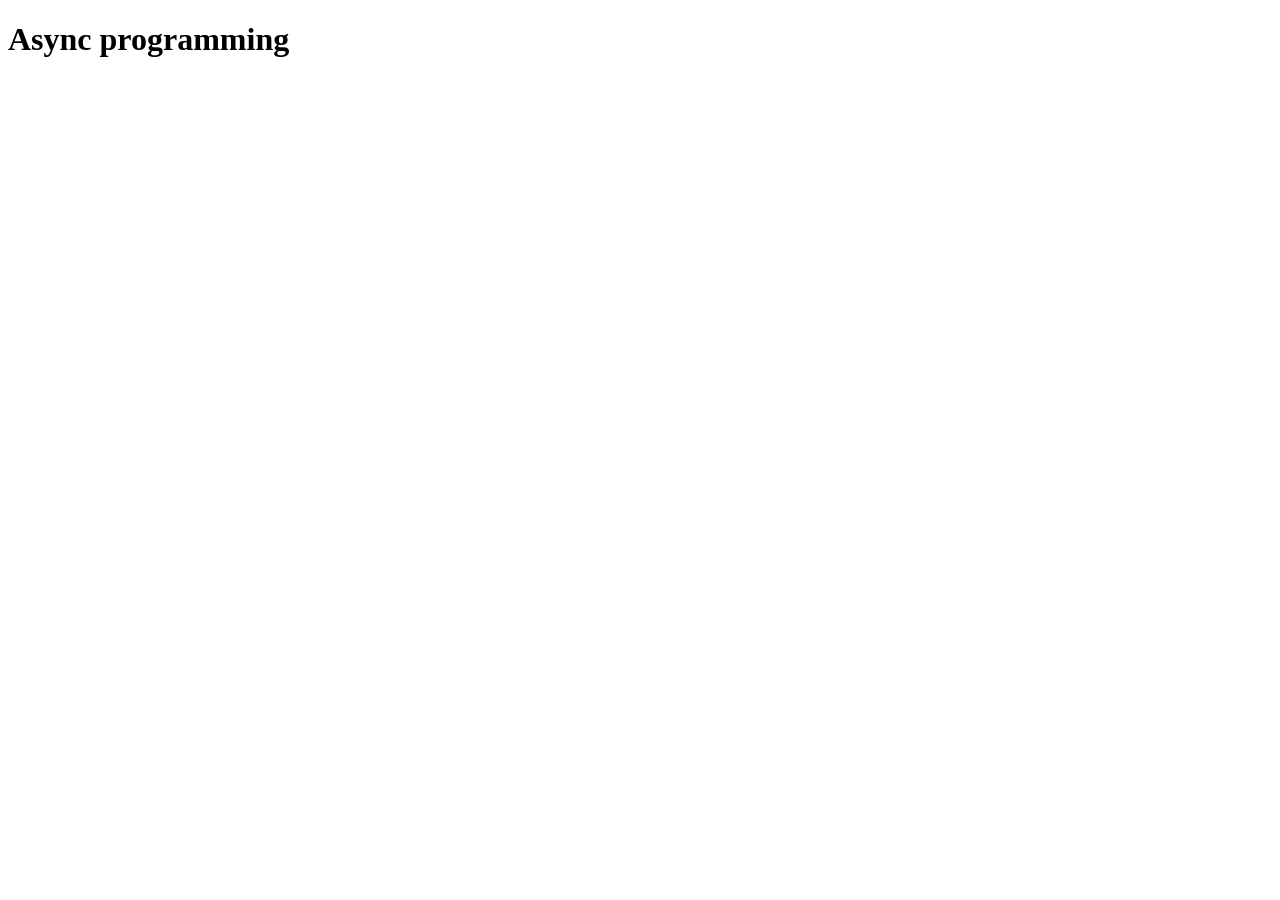
<file: Async programming/index.html>
<!DOCTYPE html>
<html lang="en">

<head>
    <meta charset="UTF-8">
    <meta name="viewport" content="width=device-width, initial-scale=1.0">
    <title>Document</title>
</head>

<body>
    <h1>Async programming</h1>
</body>
<script src="./script.js"></script>

</html>
</file>
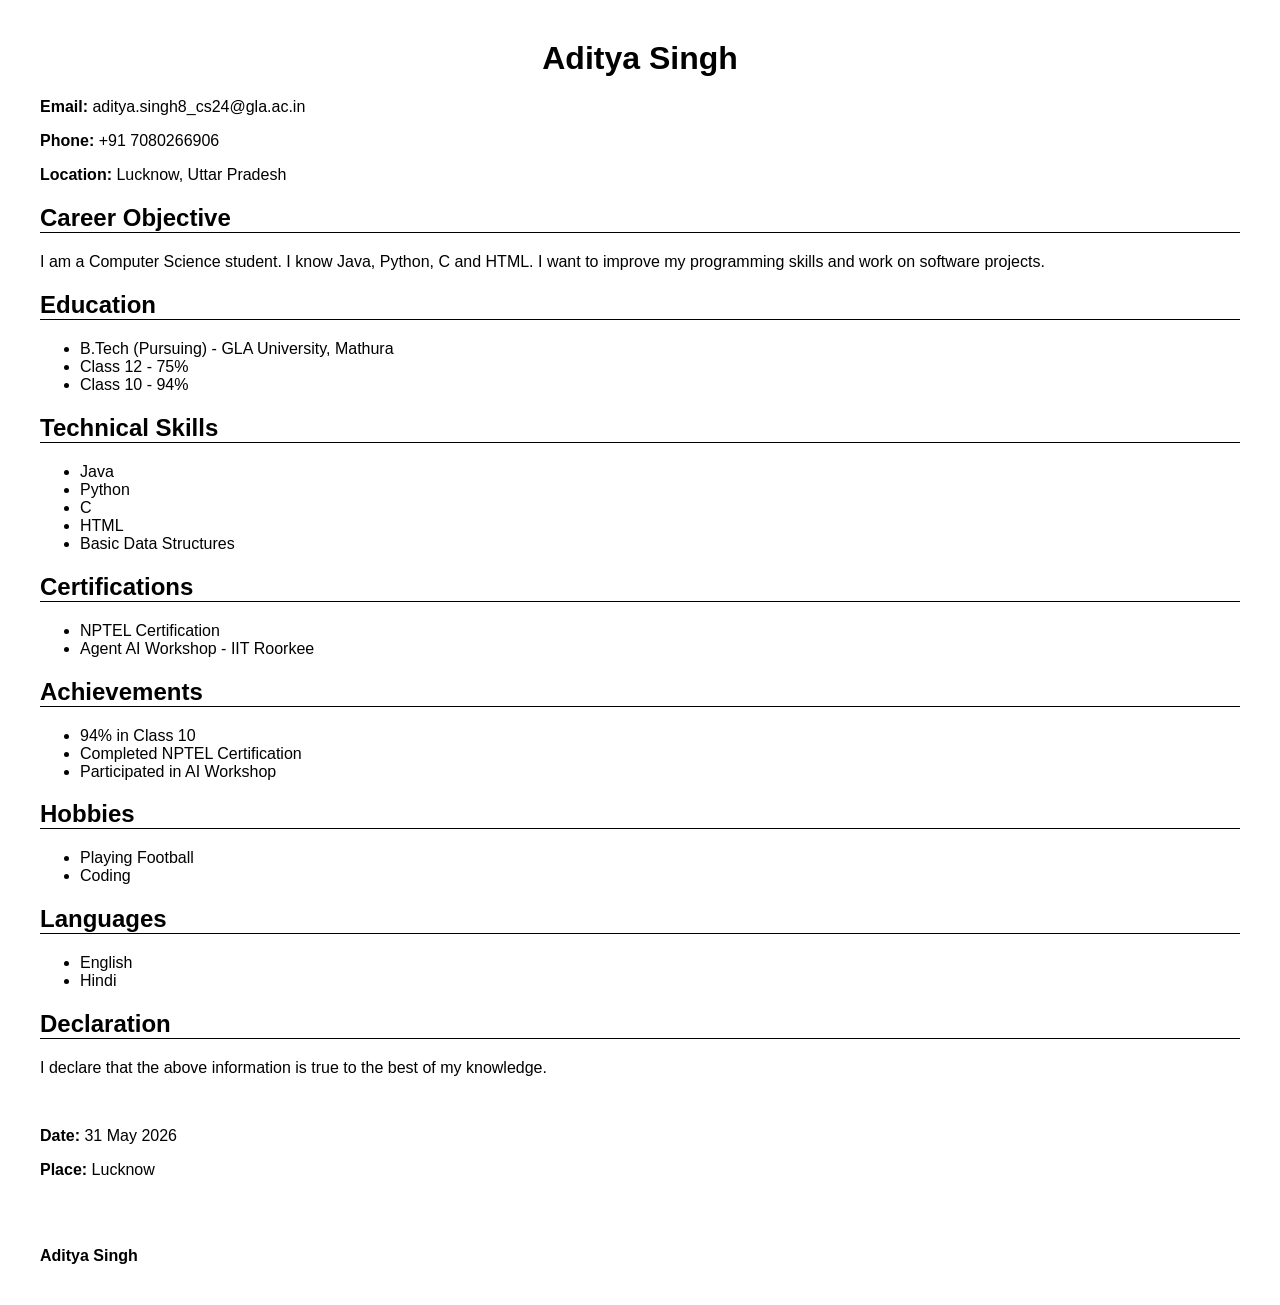
<file: Introduction-to-web/index.html>
<!DOCTYPE html>
<html>
<head>
    <title>My Resume</title>

    <style>
        body {
            font-family: Arial;
            margin: 40px;
        }

        h1 {
            text-align: center;
        }

        h2 {
            border-bottom: 1px solid black;
        }
    </style>

</head>

<body>

    <h1>Aditya Singh</h1>

    <p><b>Email:</b> aditya.singh8_cs24@gla.ac.in</p>
    <p><b>Phone:</b> +91 7080266906</p>
    <p><b>Location:</b> Lucknow, Uttar Pradesh</p>

    <h2>Career Objective</h2>

    <p>
        I am a Computer Science student. I know Java, Python, C and HTML.
        I want to improve my programming skills and work on software projects.
    </p>

    <h2>Education</h2>

    <ul>
        <li>B.Tech (Pursuing) - GLA University, Mathura</li>
        <li>Class 12 - 75%</li>
        <li>Class 10 - 94%</li>
    </ul>

    <h2>Technical Skills</h2>

    <ul>
        <li>Java</li>
        <li>Python</li>
        <li>C</li>
        <li>HTML</li>
        <li>Basic Data Structures</li>
    </ul>

    <h2>Certifications</h2>

    <ul>
        <li>NPTEL Certification</li>
        <li>Agent AI Workshop - IIT Roorkee</li>
    </ul>

    <h2>Achievements</h2>

    <ul>
        <li>94% in Class 10</li>
        <li>Completed NPTEL Certification</li>
        <li>Participated in AI Workshop</li>
    </ul>

    <h2>Hobbies</h2>

    <ul>
        <li>Playing Football</li>
        <li>Coding</li>
    </ul>

    <h2>Languages</h2>

    <ul>
        <li>English</li>
        <li>Hindi</li>
    </ul>

    <h2>Declaration</h2>

    <p>
        I declare that the above information is true to the best of my knowledge.
    </p>

    <br>

    <p><b>Date:</b> 31 May 2026</p>
    <p><b>Place:</b> Lucknow</p>

    <br><br>

    <p><b>Aditya Singh</b></p>

</body>
</html>
</file>
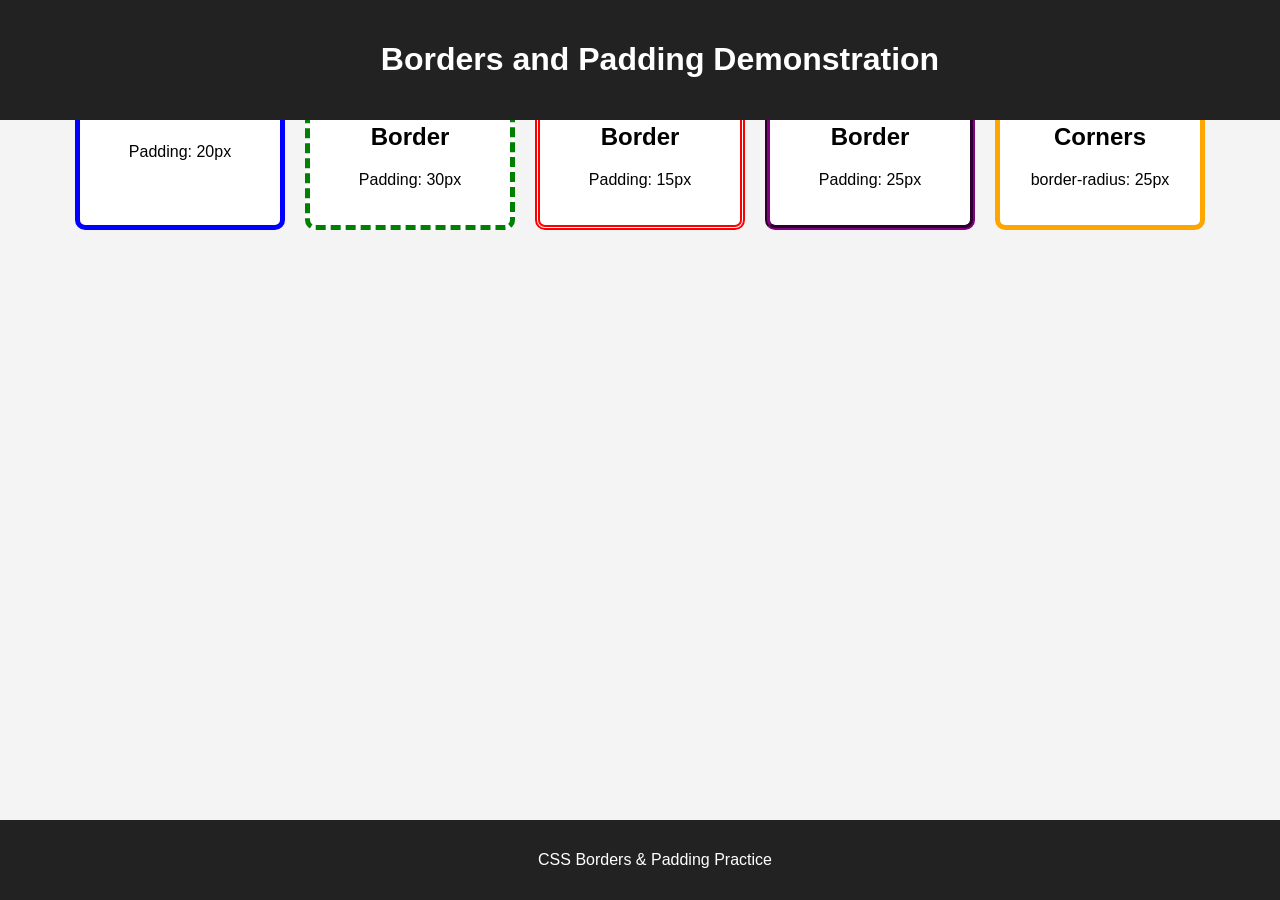
<file: CSS Model/Borders and Padding Demonstration.html>
<!DOCTYPE html>
<html lang="en">
<head>
    <meta charset="UTF-8">
    <meta name="viewport" content="width=device-width, initial-scale=1.0">
    <title>Borders and Padding</title>
    <link rel="stylesheet" href="style.css">
</head>

<body>

    <header>
        <h1>Borders and Padding Demonstration</h1>
    </header>

    <main>
        <section class="boxes">

            <div class="box solid">
                <h2>Solid Border</h2>
                <p>Padding: 20px</p>
            </div>

            <div class="box dashed">
                <h2>Dashed Border</h2>
                <p>Padding: 30px</p>
            </div>

            <div class="box double">
                <h2>Double Border</h2>
                <p>Padding: 15px</p>
            </div>

            <div class="box groove">
                <h2>Groove Border</h2>
                <p>Padding: 25px</p>
            </div>

            <div class="box rounded">
                <h2>Rounded Corners</h2>
                <p>border-radius: 25px</p>
            </div>

        </section>
    </main>

    <footer>
        <p>CSS Borders & Padding Practice</p>
    </footer>

</body>
</html>
</file>
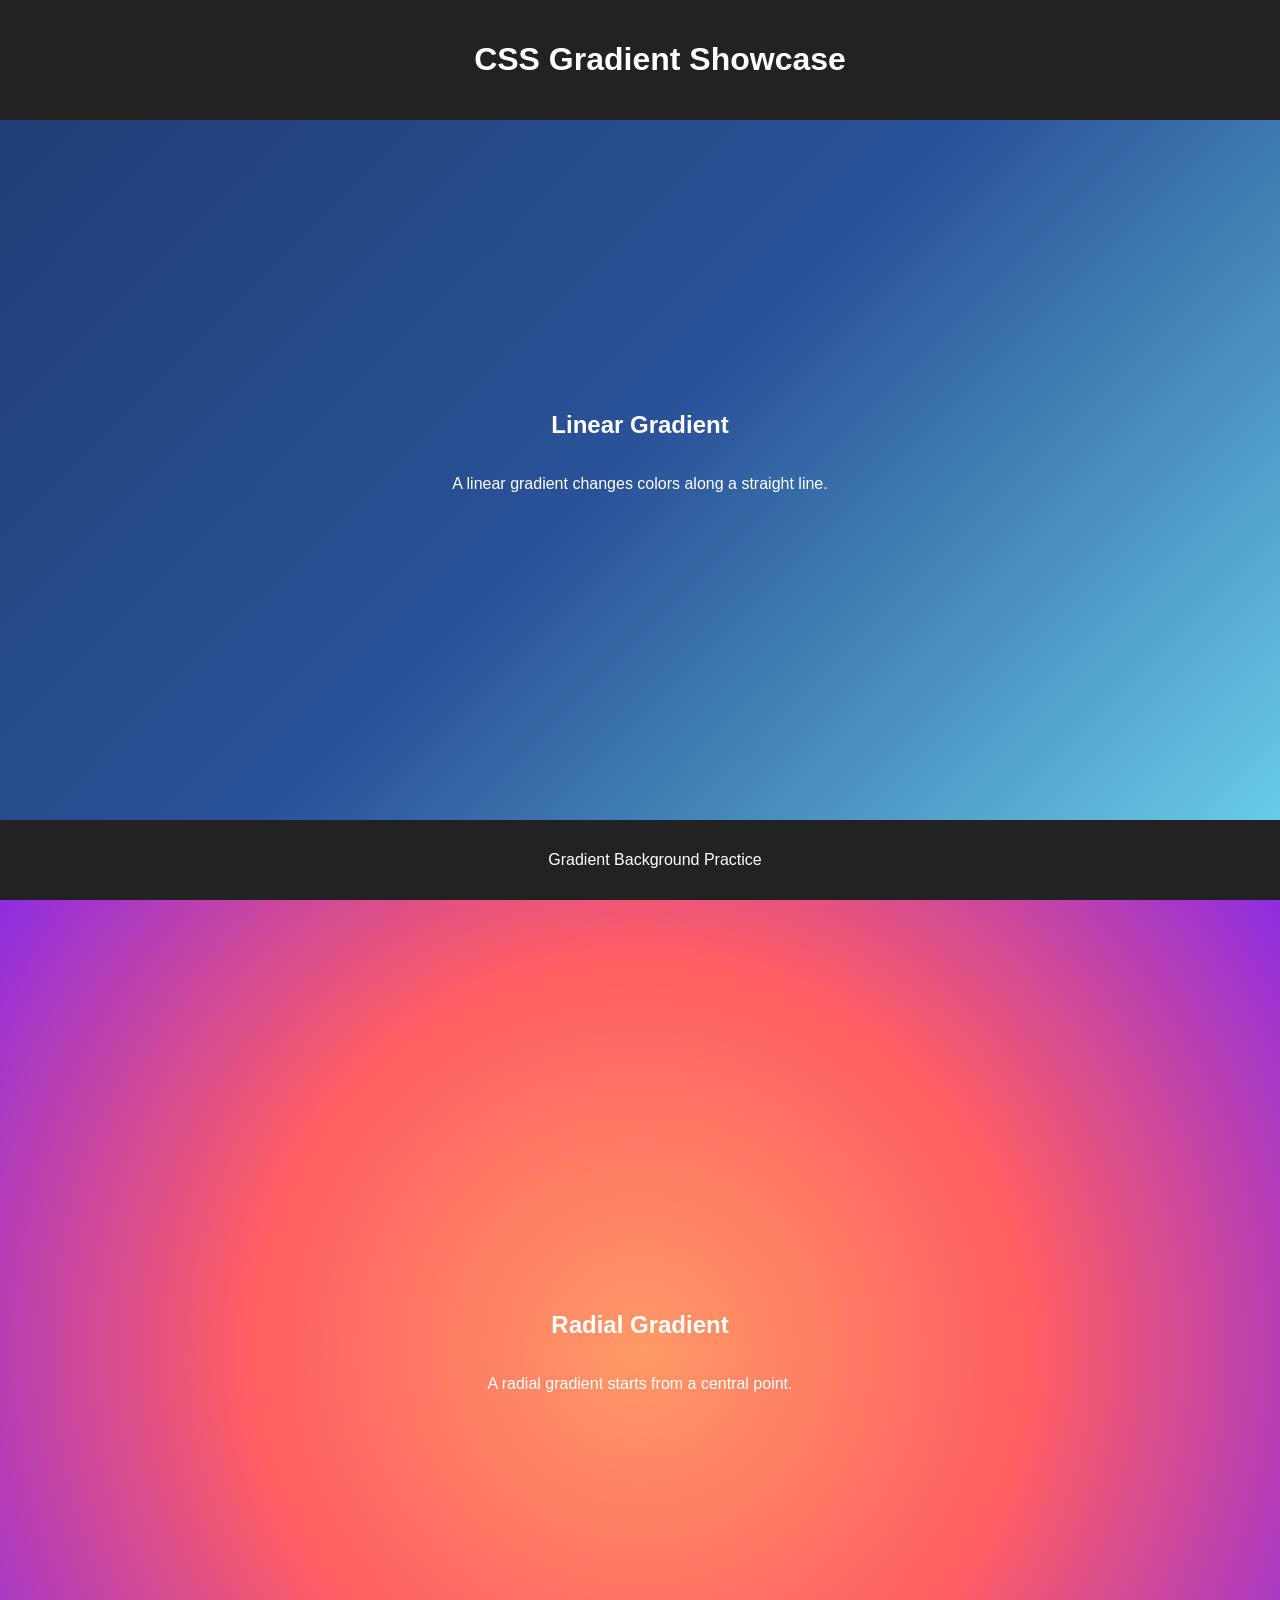
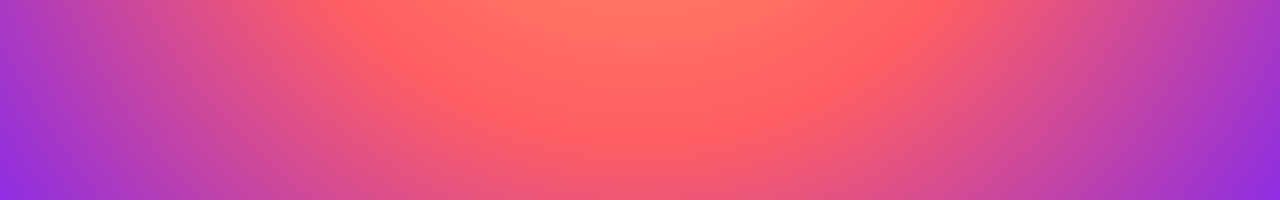
<file: CSS Model/Gradient Background Webpage.html>
<!DOCTYPE html>
<html lang="en">
<head>
    <meta charset="UTF-8">
    <meta name="viewport" content="width=device-width, initial-scale=1.0">
    <title>Gradient Background</title>
    <link rel="stylesheet" href="style.css">
</head>

<body>

    <!-- Fixed header -->
    <header>
        <h1>CSS Gradient Showcase</h1>
    </header>

    <main>

        <!-- Linear gradient section -->
        <section class="linear">
            <h2>Linear Gradient</h2>
            <p>
                A linear gradient changes colors along a straight line.
            </p>
        </section>

        <!-- Radial gradient section -->
        <section class="radial">
            <h2>Radial Gradient</h2>
            <p>
                A radial gradient starts from a central point.
            </p>
        </section>

    </main>

    <!-- Fixed footer -->
    <footer>
        <p>Gradient Background Practice</p>
    </footer>

</body>
</html>
</file>
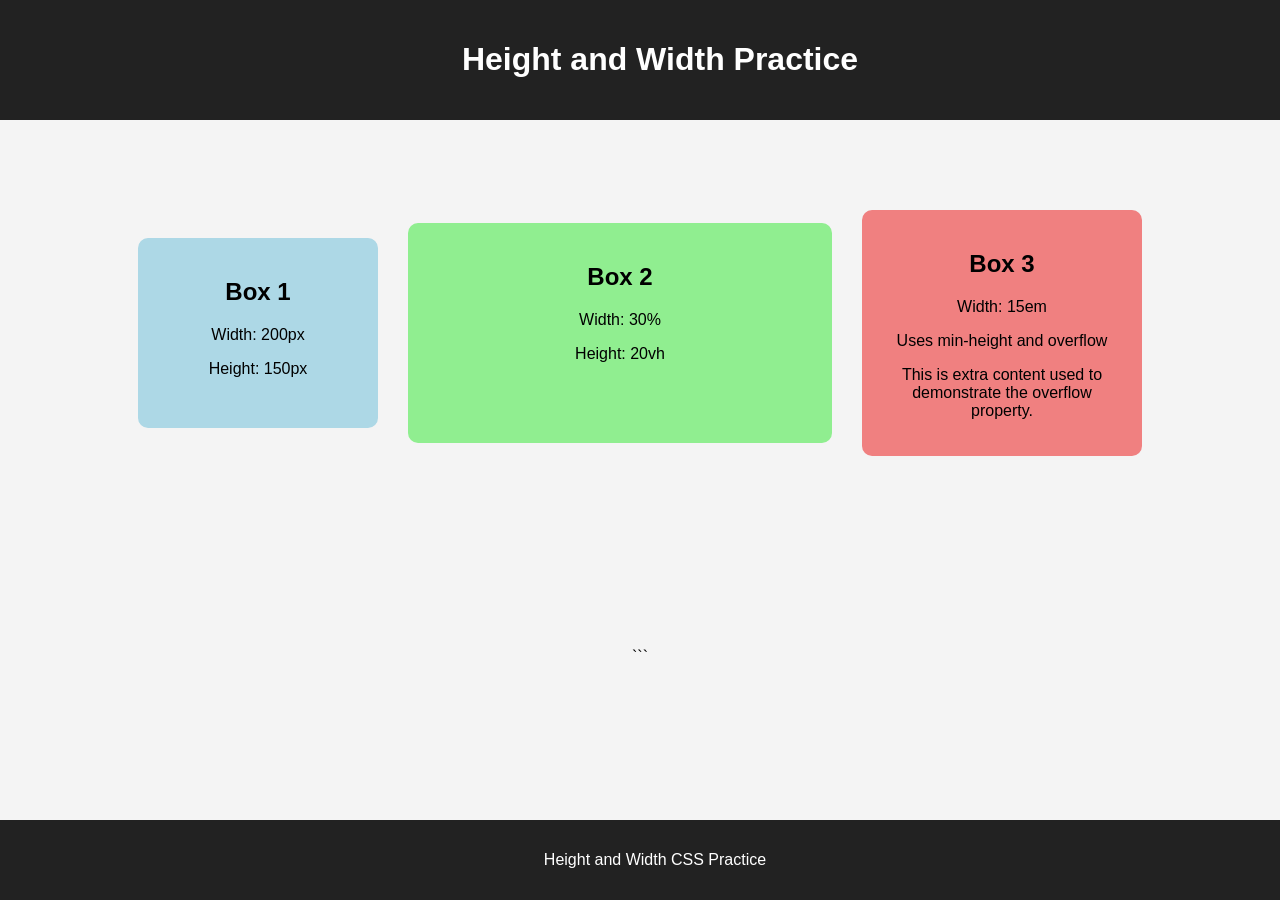
<file: CSS Model/Height and Width Practice.html>
```html
<!DOCTYPE html>
<html lang="en">
<head>
    <meta charset="UTF-8">
    <meta name="viewport" content="width=device-width, initial-scale=1.0">
    <title>Height and Width Practice</title>
    <link rel="stylesheet" href="style.css">
</head>

<body>

    <header>
        <h1>Height and Width Practice</h1>
    </header>

    <main>
        <section class="container">

            <div class="box box1">
                <h2>Box 1</h2>
                <p>Width: 200px</p>
                <p>Height: 150px</p>
            </div>

            <div class="box box2">
                <h2>Box 2</h2>
                <p>Width: 30%</p>
                <p>Height: 20vh</p>
            </div>

            <div class="box box3">
                <h2>Box 3</h2>
                <p>Width: 15em</p>
                <p>Uses min-height and overflow</p>
                <p>
                    This is extra content used to demonstrate
                    the overflow property.
                </p>
            </div>

        </section>
    </main>

    <footer>
        <p>Height and Width CSS Practice</p>
    </footer>

</body>
</html>
```
</file>
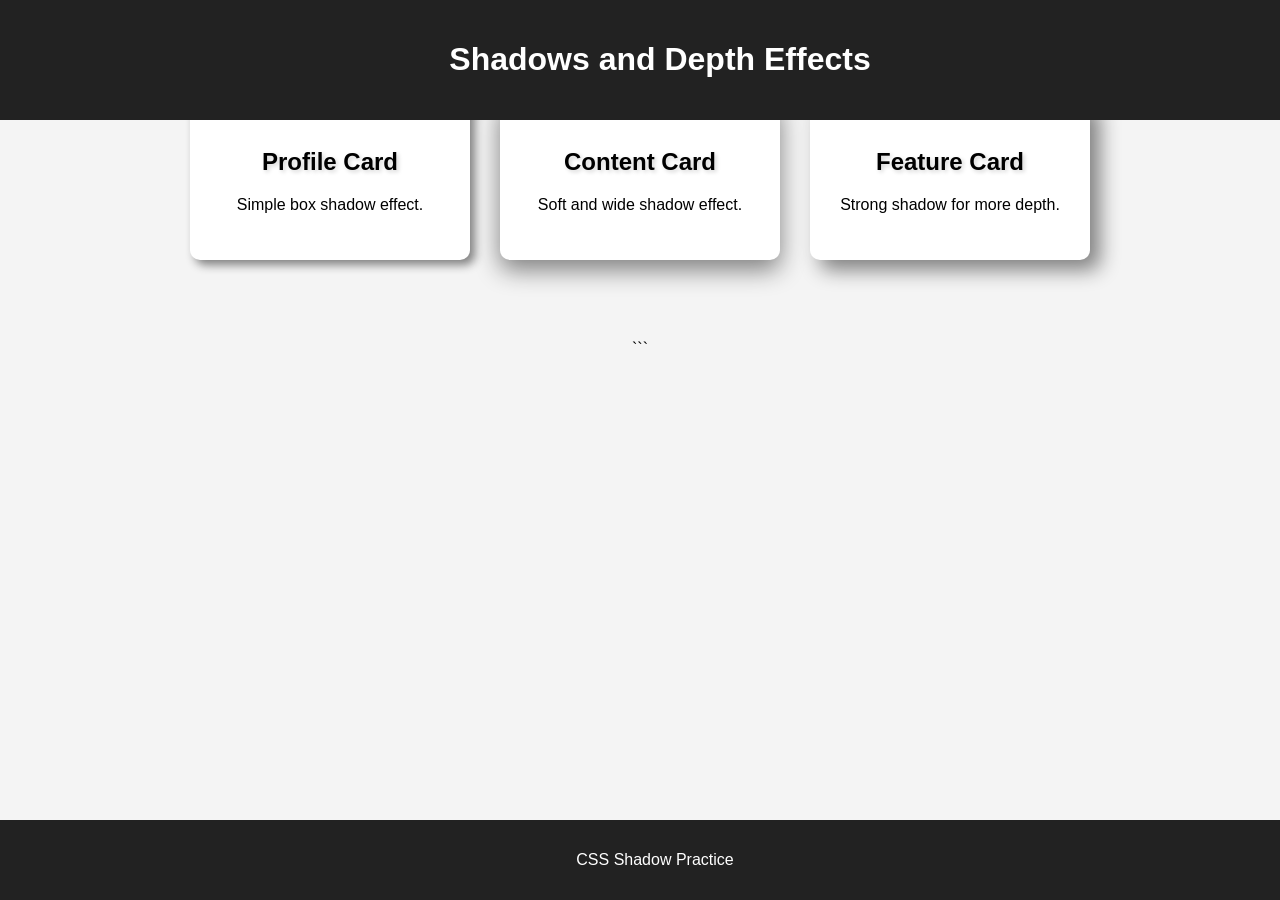
<file: CSS Model/Shadows and Depth.html>
```html
<!DOCTYPE html>
<html lang="en">
<head>
    <meta charset="UTF-8">
    <meta name="viewport" content="width=device-width, initial-scale=1.0">
    <title>Shadows and Depth</title>
    <link rel="stylesheet" href="style.css">
</head>

<body>

    <header>
        <h1>Shadows and Depth Effects</h1>
    </header>

    <main>

        <section class="cards">

            <article class="card card1">
                <h2>Profile Card</h2>
                <p>Simple box shadow effect.</p>
            </article>

            <article class="card card2">
                <h2>Content Card</h2>
                <p>Soft and wide shadow effect.</p>
            </article>

            <article class="card card3">
                <h2>Feature Card</h2>
                <p>Strong shadow for more depth.</p>
            </article>

        </section>

    </main>

    <footer>
        <p>CSS Shadow Practice</p>
    </footer>

</body>
</html>
```
</file>
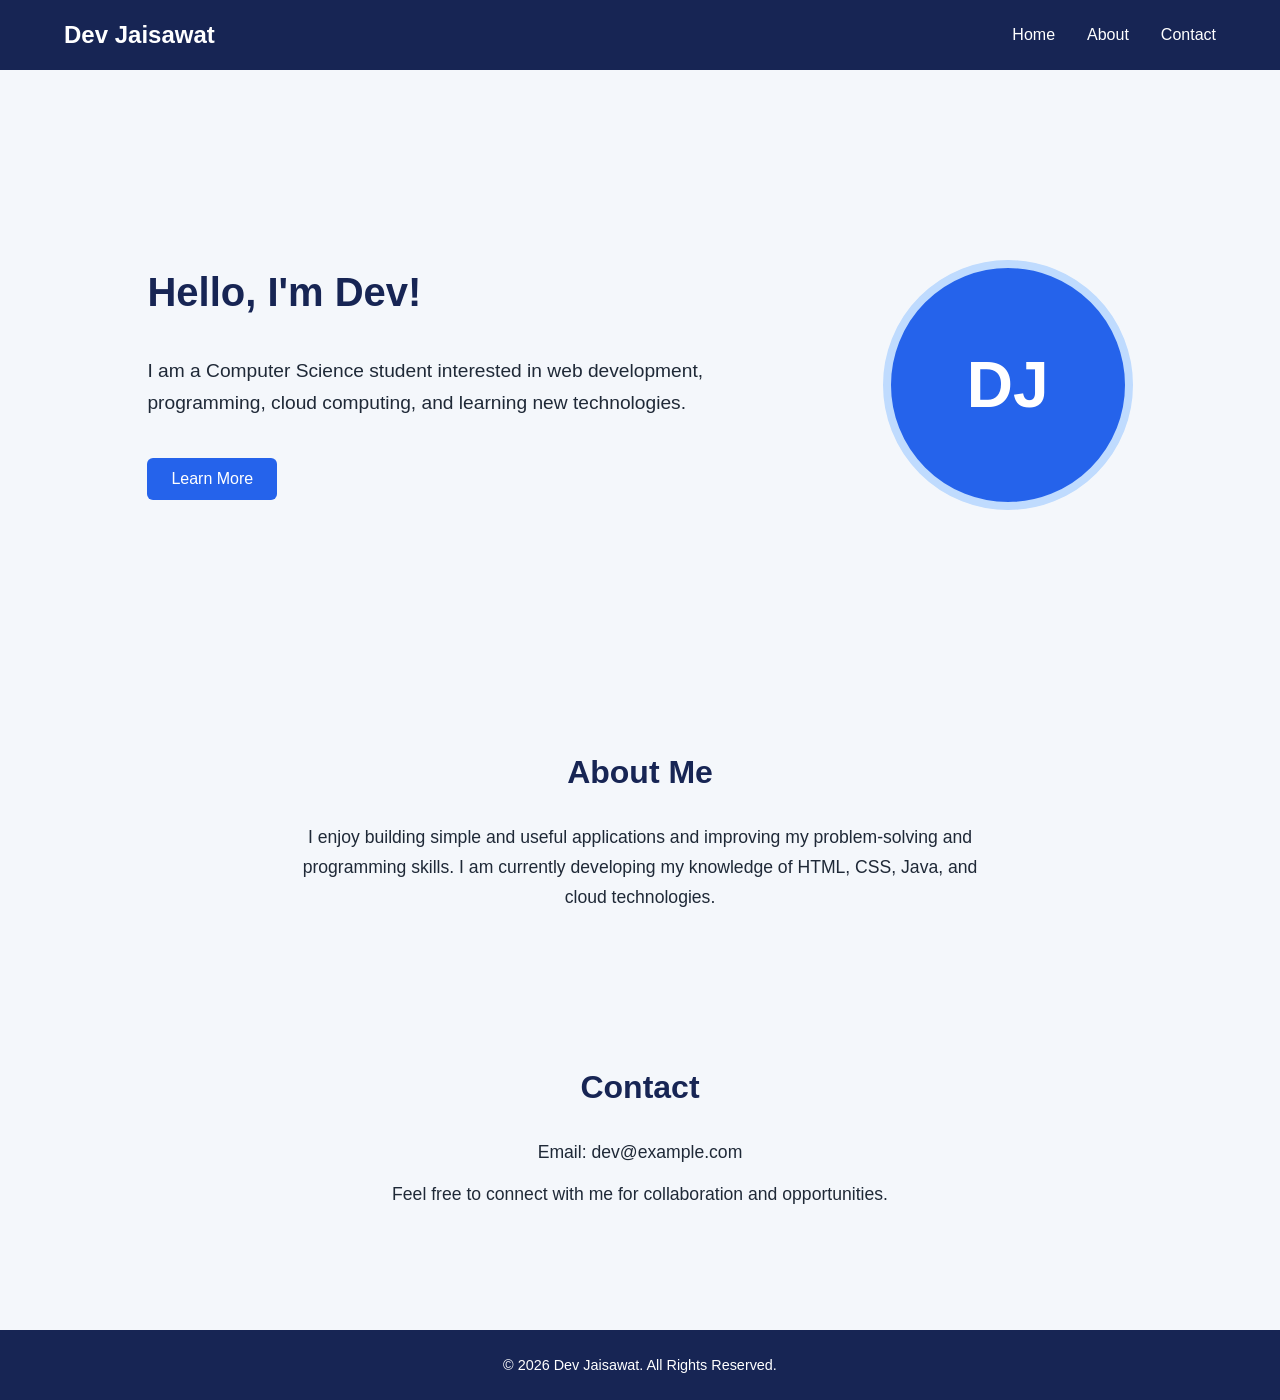
<file: CSS-Basics/Assignment_5_Question_1.html>
<!DOCTYPE html>
<html lang="en">
<head>
    <meta charset="UTF-8">
    <meta name="viewport" content="width=device-width, initial-scale=1.0">
    <title>Dev Jaisawat | Portfolio</title>

    <style>
        /* Basic page styling */
        * {
            box-sizing: border-box;
            margin: 0;
            padding: 0;
        }

        html {
            scroll-behavior: smooth;
        }

        body {
            min-height: 100vh;
            display: flex;
            flex-direction: column;
            font-family: Arial, sans-serif;
            background-color: #f4f7fb;
            color: #1f2937;
        }

        /* Fixed header stays at the top while scrolling */
        header {
            position: fixed;
            top: 0;
            left: 0;
            width: 100%;
            min-height: 70px;
            padding: 1em 5%;
            display: flex;
            align-items: center;
            justify-content: space-between;
            background-color: #172554;
            color: white;
            z-index: 1000;
        }

        header h1 {
            font-size: 1.5rem;
        }

        nav {
            display: flex;
            gap: 2em;
        }

        nav a {
            color: white;
            text-decoration: none;
            font-size: 1em;
        }

        nav a:hover {
            text-decoration: underline;
        }

        /* Main content gets space at the top because the header is fixed */
        main {
            flex: 1;
            padding-top: 70px;
        }

        .hero {
            min-height: 70vh;
            padding: 8vh 8%;
            display: flex;
            align-items: center;
            justify-content: space-around;
            gap: 5%;
        }

        .intro {
            width: 55%;
        }

        .intro h2 {
            font-size: 2.5rem;
            margin-bottom: 1em;
            color: #172554;
        }

        .intro p {
            font-size: 1.2em;
            line-height: 1.7;
            margin-bottom: 2em;
        }

        .button {
            display: inline-block;
            padding: 12px 24px;
            background-color: #2563eb;
            color: white;
            text-decoration: none;
            border-radius: 6px;
        }

        .button:hover {
            background-color: #1d4ed8;
        }

        /* Profile image area */
        .profile {
            width: 250px;
            height: 250px;
            display: flex;
            align-items: center;
            justify-content: center;
        }

        .profile-image {
            width: 100%;
            height: 100%;
            border-radius: 50%;
            background-color: #2563eb;
            color: white;
            display: flex;
            align-items: center;
            justify-content: center;
            font-size: 4rem;
            font-weight: bold;
            border: 8px solid #bfdbfe;
        }

        .content-section {
            min-height: 35vh;
            padding: 6vh 10%;
            text-align: center;
        }

        .content-section h2 {
            font-size: 2rem;
            margin-bottom: 1em;
            color: #172554;
        }

        .content-section p {
            max-width: 700px;
            margin: 0.7em auto;
            line-height: 1.7;
            font-size: 1.1em;
        }

        /* Flexbox keeps the footer at the bottom of the page */
        footer {
            width: 100%;
            min-height: 70px;
            display: flex;
            align-items: center;
            justify-content: center;
            background-color: #172554;
            color: white;
            padding: 20px;
            font-size: 0.9rem;
        }

        /* Responsive layout for smaller screens */
        @media (max-width: 700px) {
            header {
                padding: 1em 4%;
            }

            header h1 {
                font-size: 1.2rem;
            }

            nav {
                gap: 1em;
            }

            .hero {
                flex-direction: column;
                text-align: center;
                padding: 8vh 5%;
            }

            .intro {
                width: 100%;
            }

            .profile {
                width: 200px;
                height: 200px;
            }
        }
    </style>
</head>

<body>

    <header>
        <h1>Dev Jaisawat</h1>

        <nav>
            <a href="#home">Home</a>
            <a href="#about">About</a>
            <a href="#contact">Contact</a>
        </nav>
    </header>

    <main>

        <section id="home" class="hero">
            <div class="intro">
                <h2>Hello, I'm Dev!</h2>

                <p>
                    I am a Computer Science student interested in web development,
                    programming, cloud computing, and learning new technologies.
                </p>

                <a class="button" href="#about">Learn More</a>
            </div>

            <div class="profile">
                <div class="profile-image">DJ</div>
            </div>
        </section>

        <section id="about" class="content-section">
            <h2>About Me</h2>

            <p>
                I enjoy building simple and useful applications and improving my
                problem-solving and programming skills. I am currently developing
                my knowledge of HTML, CSS, Java, and cloud technologies.
            </p>
        </section>

        <section id="contact" class="content-section">
            <h2>Contact</h2>

            <p>Email: dev@example.com</p>
            <p>Feel free to connect with me for collaboration and opportunities.</p>
        </section>

    </main>

    <footer>
        <p>&copy; 2026 Dev Jaisawat. All Rights Reserved.</p>
    </footer>

</body>
</html>
</file>
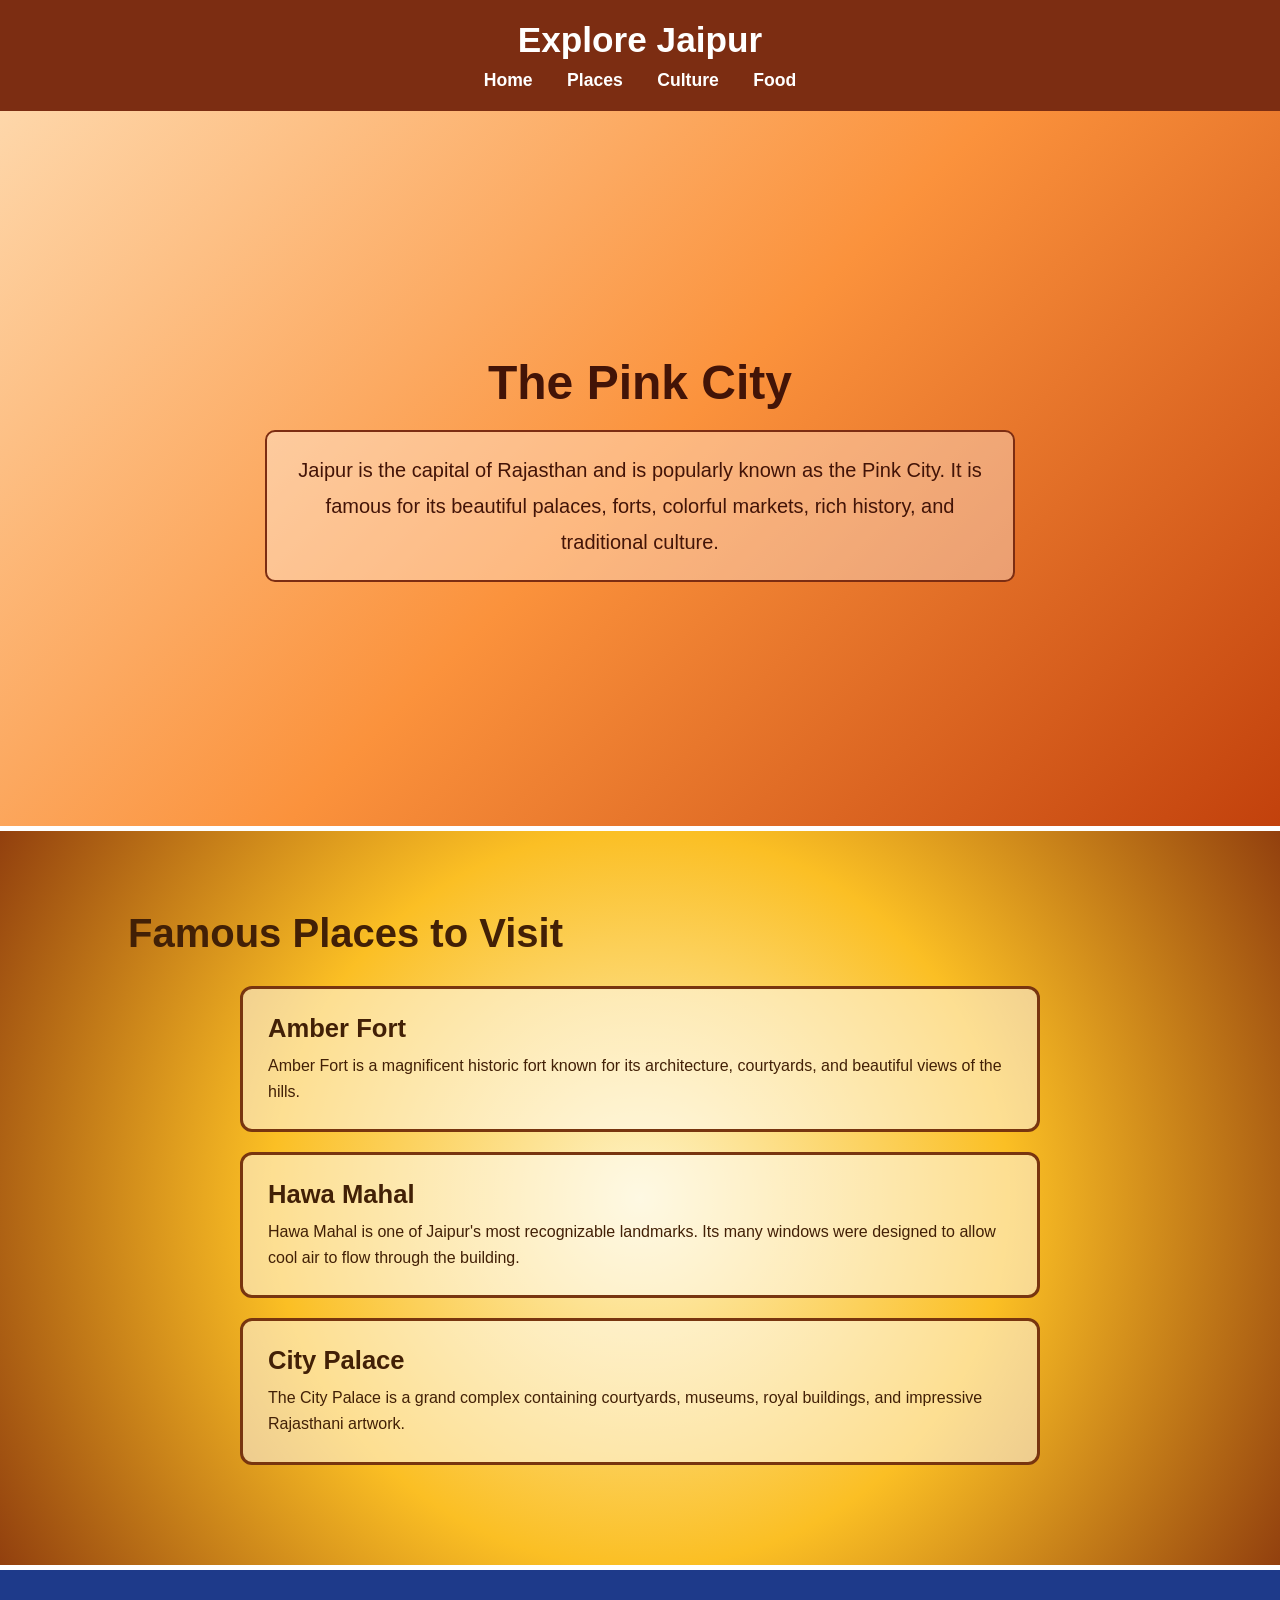
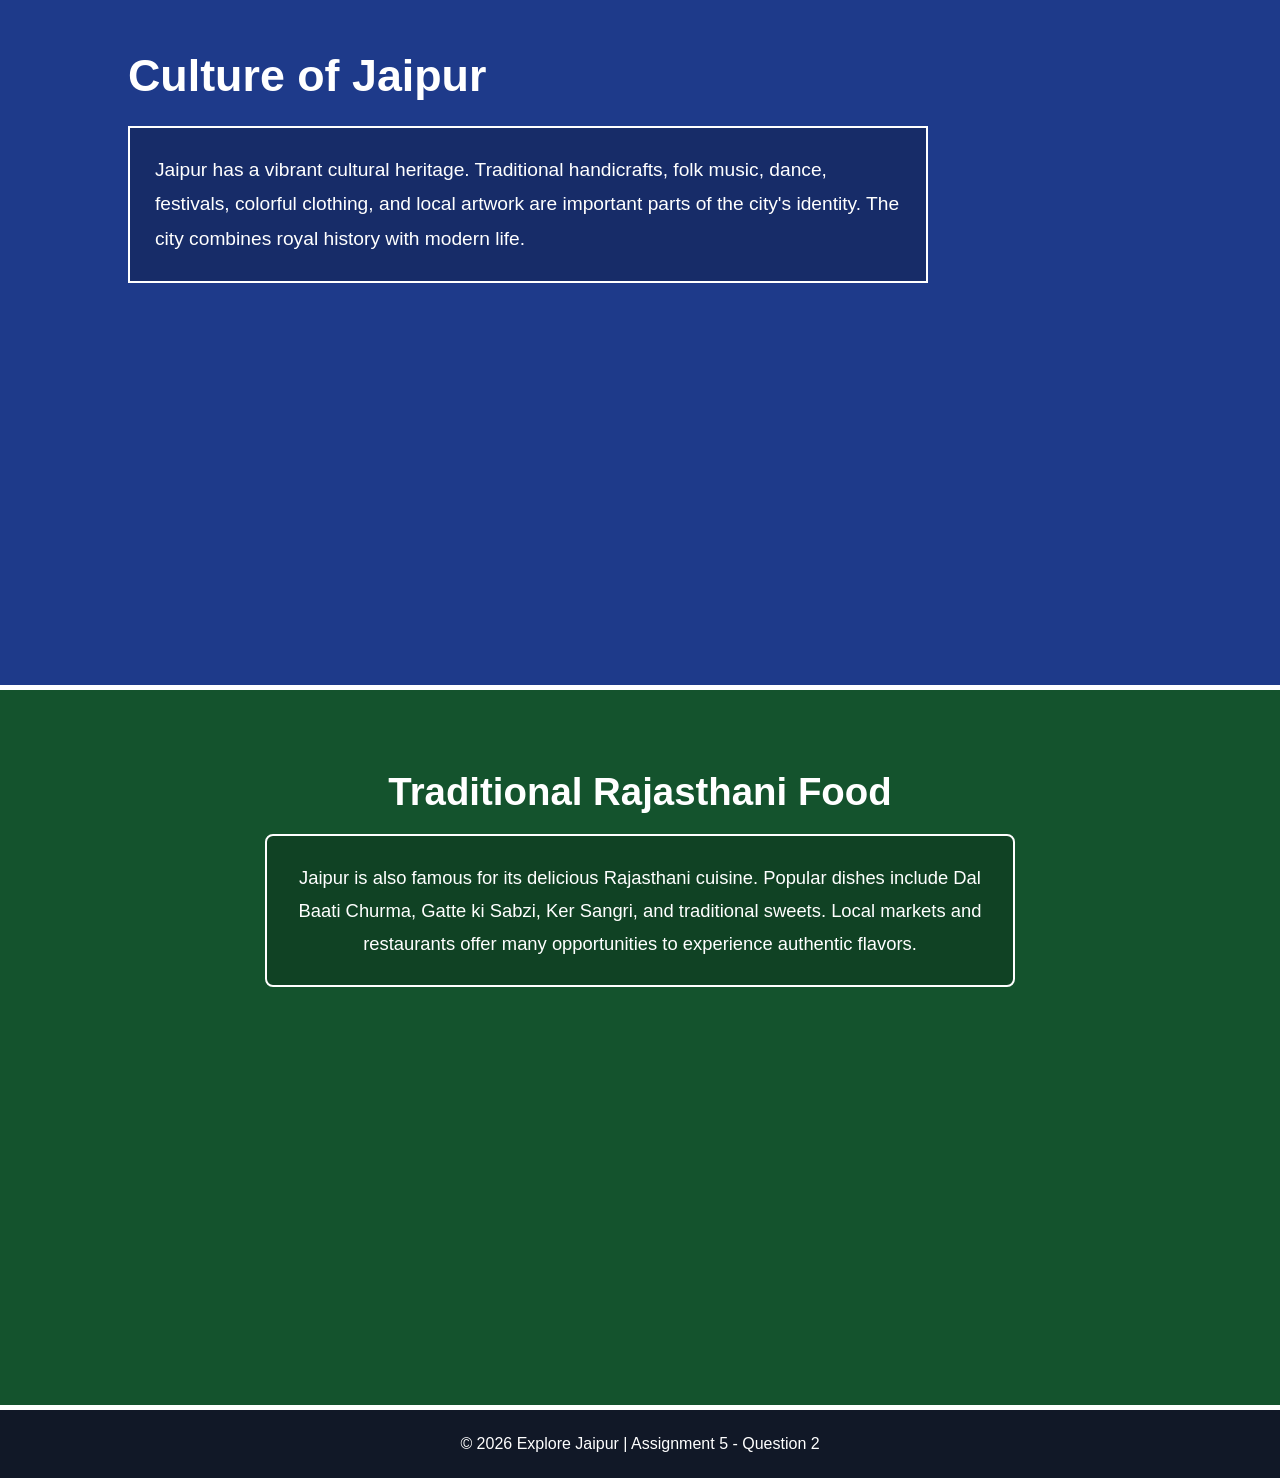
<file: CSS-Basics/Assignment_5_Question_2.html>
<!DOCTYPE html>
<html lang="en">
<head>
    <meta charset="UTF-8">
    <meta name="viewport" content="width=device-width, initial-scale=1.0">
    <title>Explore Jaipur</title>

    <style>
        /* Basic styling */
        * {
            box-sizing: border-box;
            margin: 0;
            padding: 0;
        }

        html {
            scroll-behavior: smooth;
        }

        body {
            font-family: Arial, sans-serif;
            color: #222;
            background-color: #f5f5f5;
        }

        /* Header */
        header {
            background-color: #7c2d12;
            color: white;
            padding: 20px 8%;
            text-align: center;
        }

        header h1 {
            font-size: 2.2rem;
            margin-bottom: 10px;
        }

        /* Navigation */
        nav a {
            color: white;
            text-decoration: none;
            margin: 0 15px;
            font-size: 1.1em;
            font-weight: bold;
        }

        nav a:hover {
            text-decoration: underline;
        }

        /* Every main section takes the full width */
        main section {
            width: 100%;
            min-height: 80vh;
            padding: 80px 10%;
            border-bottom: 5px solid white;
        }

        /* Section 1 - Linear Gradient */
        #home {
            background: linear-gradient(135deg, #fed7aa, #fb923c, #c2410c);
            color: #431407;
            text-align: center;
            display: flex;
            flex-direction: column;
            justify-content: center;
            align-items: center;
        }

        #home h2 {
            font-size: 3rem;
            font-weight: 800;
            margin-bottom: 20px;
        }

        #home p {
            max-width: 750px;
            font-size: 1.25em;
            line-height: 1.8;
            padding: 20px;
            border: 2px solid #7c2d12;
            border-radius: 10px;
            background-color: rgba(255, 255, 255, 0.35);
        }

        /* Section 2 - Radial Gradient */
        #places {
            background: radial-gradient(circle, #fef3c7, #fbbf24, #92400e);
            color: #422006;
        }

        #places h2 {
            font-size: 2.5rem;
            font-weight: 700;
            margin-bottom: 30px;
        }

        .place-box {
            max-width: 800px;
            margin: 20px auto;
            padding: 25px;
            border: 3px solid #78350f;
            border-radius: 12px;
            background-color: rgba(255, 255, 255, 0.5);
        }

        .place-box h3 {
            font-size: 1.6rem;
            margin-bottom: 10px;
            font-weight: 700;
        }

        .place-box p {
            font-size: 1em;
            line-height: 1.6;
        }

        /* Section 3 - Fixed background effect */
        #culture {
            background-color: #1e3a8a;
            background-image:
                linear-gradient(rgba(30, 58, 138, 0.82), rgba(30, 58, 138, 0.82)),
                url("https://images.unsplash.com/photo-1599661046289-e31897846e41?auto=format&fit=crop&w=1600&q=80");
            background-size: cover;
            background-position: center;
            background-attachment: fixed;
            color: white;
        }

        #culture h2 {
            font-size: 2.8rem;
            font-weight: 800;
            margin-bottom: 25px;
        }

        #culture p {
            max-width: 800px;
            font-size: 1.2em;
            line-height: 1.8;
            padding: 25px;
            border: 2px solid white;
            background-color: rgba(0, 0, 0, 0.25);
        }

        /* Section 4 - Second fixed background effect */
        #food {
            background-color: #14532d;
            background-image:
                linear-gradient(rgba(20, 83, 45, 0.78), rgba(20, 83, 45, 0.78)),
                url("https://images.unsplash.com/photo-1596797038530-2c107229654b?auto=format&fit=crop&w=1600&q=80");
            background-size: cover;
            background-position: center;
            background-attachment: fixed;
            color: white;
            text-align: center;
        }

        #food h2 {
            font-size: 2.4rem;
            font-weight: 600;
            margin-bottom: 20px;
        }

        #food p {
            max-width: 750px;
            margin: auto;
            font-size: 1.15em;
            line-height: 1.8;
            padding: 25px;
            border: 2px solid white;
            border-radius: 8px;
            background-color: rgba(0, 0, 0, 0.2);
        }

        /* Footer */
        footer {
            background-color: #111827;
            color: white;
            text-align: center;
            padding: 25px;
        }

        footer p {
            font-size: 1rem;
        }

        /* Responsive design */
        @media (max-width: 700px) {
            header h1 {
                font-size: 1.7rem;
            }

            nav a {
                display: inline-block;
                margin: 5px 8px;
            }

            main section {
                padding: 60px 7%;
            }

            #home h2 {
                font-size: 2.2rem;
            }

            #places h2,
            #culture h2,
            #food h2 {
                font-size: 2rem;
            }
        }
    </style>
</head>

<body>

    <header>
        <h1>Explore Jaipur</h1>

        <nav>
            <a href="#home">Home</a>
            <a href="#places">Places</a>
            <a href="#culture">Culture</a>
            <a href="#food">Food</a>
        </nav>
    </header>

    <main>

        <section id="home">
            <h2>The Pink City</h2>
            <p>
                Jaipur is the capital of Rajasthan and is popularly known as
                the Pink City. It is famous for its beautiful palaces, forts,
                colorful markets, rich history, and traditional culture.
            </p>
        </section>

        <section id="places">
            <h2>Famous Places to Visit</h2>

            <div class="place-box">
                <h3>Amber Fort</h3>
                <p>
                    Amber Fort is a magnificent historic fort known for its
                    architecture, courtyards, and beautiful views of the hills.
                </p>
            </div>

            <div class="place-box">
                <h3>Hawa Mahal</h3>
                <p>
                    Hawa Mahal is one of Jaipur's most recognizable landmarks.
                    Its many windows were designed to allow cool air to flow
                    through the building.
                </p>
            </div>

            <div class="place-box">
                <h3>City Palace</h3>
                <p>
                    The City Palace is a grand complex containing courtyards,
                    museums, royal buildings, and impressive Rajasthani artwork.
                </p>
            </div>
        </section>

        <section id="culture">
            <h2>Culture of Jaipur</h2>
            <p>
                Jaipur has a vibrant cultural heritage. Traditional handicrafts,
                folk music, dance, festivals, colorful clothing, and local
                artwork are important parts of the city's identity. The city
                combines royal history with modern life.
            </p>
        </section>

        <section id="food">
            <h2>Traditional Rajasthani Food</h2>
            <p>
                Jaipur is also famous for its delicious Rajasthani cuisine.
                Popular dishes include Dal Baati Churma, Gatte ki Sabzi,
                Ker Sangri, and traditional sweets. Local markets and restaurants
                offer many opportunities to experience authentic flavors.
            </p>
        </section>

    </main>

    <footer>
        <p>&copy; 2026 Explore Jaipur | Assignment 5 - Question 2</p>
    </footer>

</body>
</html>
</file>
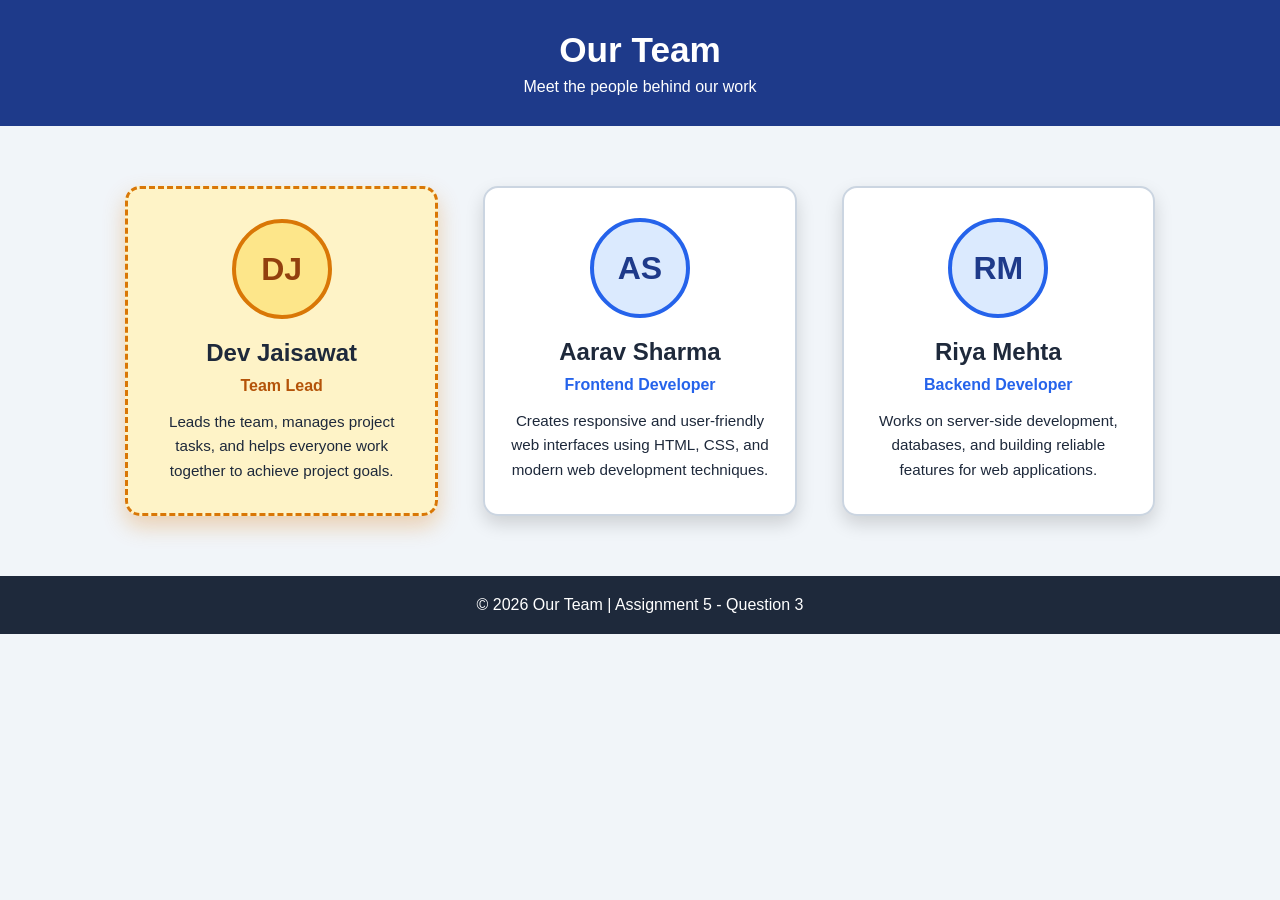
<file: CSS-Basics/Assignment_5_Question_3.html>
<!DOCTYPE html>
<html lang="en">
<head>
    <meta charset="UTF-8">
    <meta name="viewport" content="width=device-width, initial-scale=1.0">
    <title>Team Members</title>

    <style>
        /* Basic page styling */
        * {
            box-sizing: border-box;
            margin: 0;
            padding: 0;
        }

        body {
            font-family: Arial, sans-serif;
            background-color: #f1f5f9;
            color: #1e293b;
            min-height: 100vh;
        }

        header {
            text-align: center;
            background-color: #1e3a8a;
            color: white;
            padding: 30px 20px;
        }

        header h1 {
            font-size: 2.2rem;
            margin-bottom: 8px;
        }

        header p {
            font-size: 1rem;
        }

        /* Three-column layout using CSS Grid */
        .team-container {
            display: grid;
            grid-template-columns: repeat(3, 1fr);
            gap: 25px;
            max-width: 1100px;
            margin: 50px auto;
            padding: 0 25px;
        }

        /* Common card styling using the Box Model */
        .card {
            background-color: white;
            border: 2px solid #cbd5e1;
            border-radius: 15px;
            padding: 30px 25px;
            margin: 10px;
            text-align: center;
            box-shadow: 0 8px 18px rgba(0, 0, 0, 0.15);
        }

        .profile {
            width: 100px;
            height: 100px;
            margin: 0 auto 20px;
            border-radius: 50%;
            background-color: #dbeafe;
            border: 4px solid #2563eb;
            display: flex;
            align-items: center;
            justify-content: center;
            font-size: 2rem;
            font-weight: bold;
            color: #1e3a8a;
        }

        .card h2 {
            font-size: 1.5rem;
            margin-bottom: 10px;
        }

        .card .role {
            font-size: 1rem;
            font-weight: bold;
            color: #2563eb;
            margin-bottom: 15px;
        }

        .card p {
            font-size: 0.95rem;
            line-height: 1.6;
        }

        /* Highlighted Team Lead card */
        .team-lead {
            background-color: #fef3c7;
            border: 3px dashed #d97706;
            box-shadow: 0 10px 22px rgba(217, 119, 6, 0.3);
        }

        .team-lead .profile {
            background-color: #fde68a;
            border-color: #d97706;
            color: #92400e;
        }

        .team-lead .role {
            color: #b45309;
        }

        footer {
            text-align: center;
            background-color: #1e293b;
            color: white;
            padding: 20px;
            margin-top: 30px;
        }

        /* Change to a single column below 600px */
        @media (max-width: 599px) {
            .team-container {
                grid-template-columns: 1fr;
                margin: 30px auto;
            }

            .card {
                margin: 5px 0;
            }
        }
    </style>
</head>

<body>

    <header>
        <h1>Our Team</h1>
        <p>Meet the people behind our work</p>
    </header>

    <main class="team-container">

        <article class="card team-lead">
            <div class="profile">DJ</div>
            <h2>Dev Jaisawat</h2>
            <div class="role">Team Lead</div>
            <p>
                Leads the team, manages project tasks, and helps everyone
                work together to achieve project goals.
            </p>
        </article>

        <article class="card">
            <div class="profile">AS</div>
            <h2>Aarav Sharma</h2>
            <div class="role">Frontend Developer</div>
            <p>
                Creates responsive and user-friendly web interfaces using
                HTML, CSS, and modern web development techniques.
            </p>
        </article>

        <article class="card">
            <div class="profile">RM</div>
            <h2>Riya Mehta</h2>
            <div class="role">Backend Developer</div>
            <p>
                Works on server-side development, databases, and building
                reliable features for web applications.
            </p>
        </article>

    </main>

    <footer>
        <p>&copy; 2026 Our Team | Assignment 5 - Question 3</p>
    </footer>

</body>
</html>
</file>
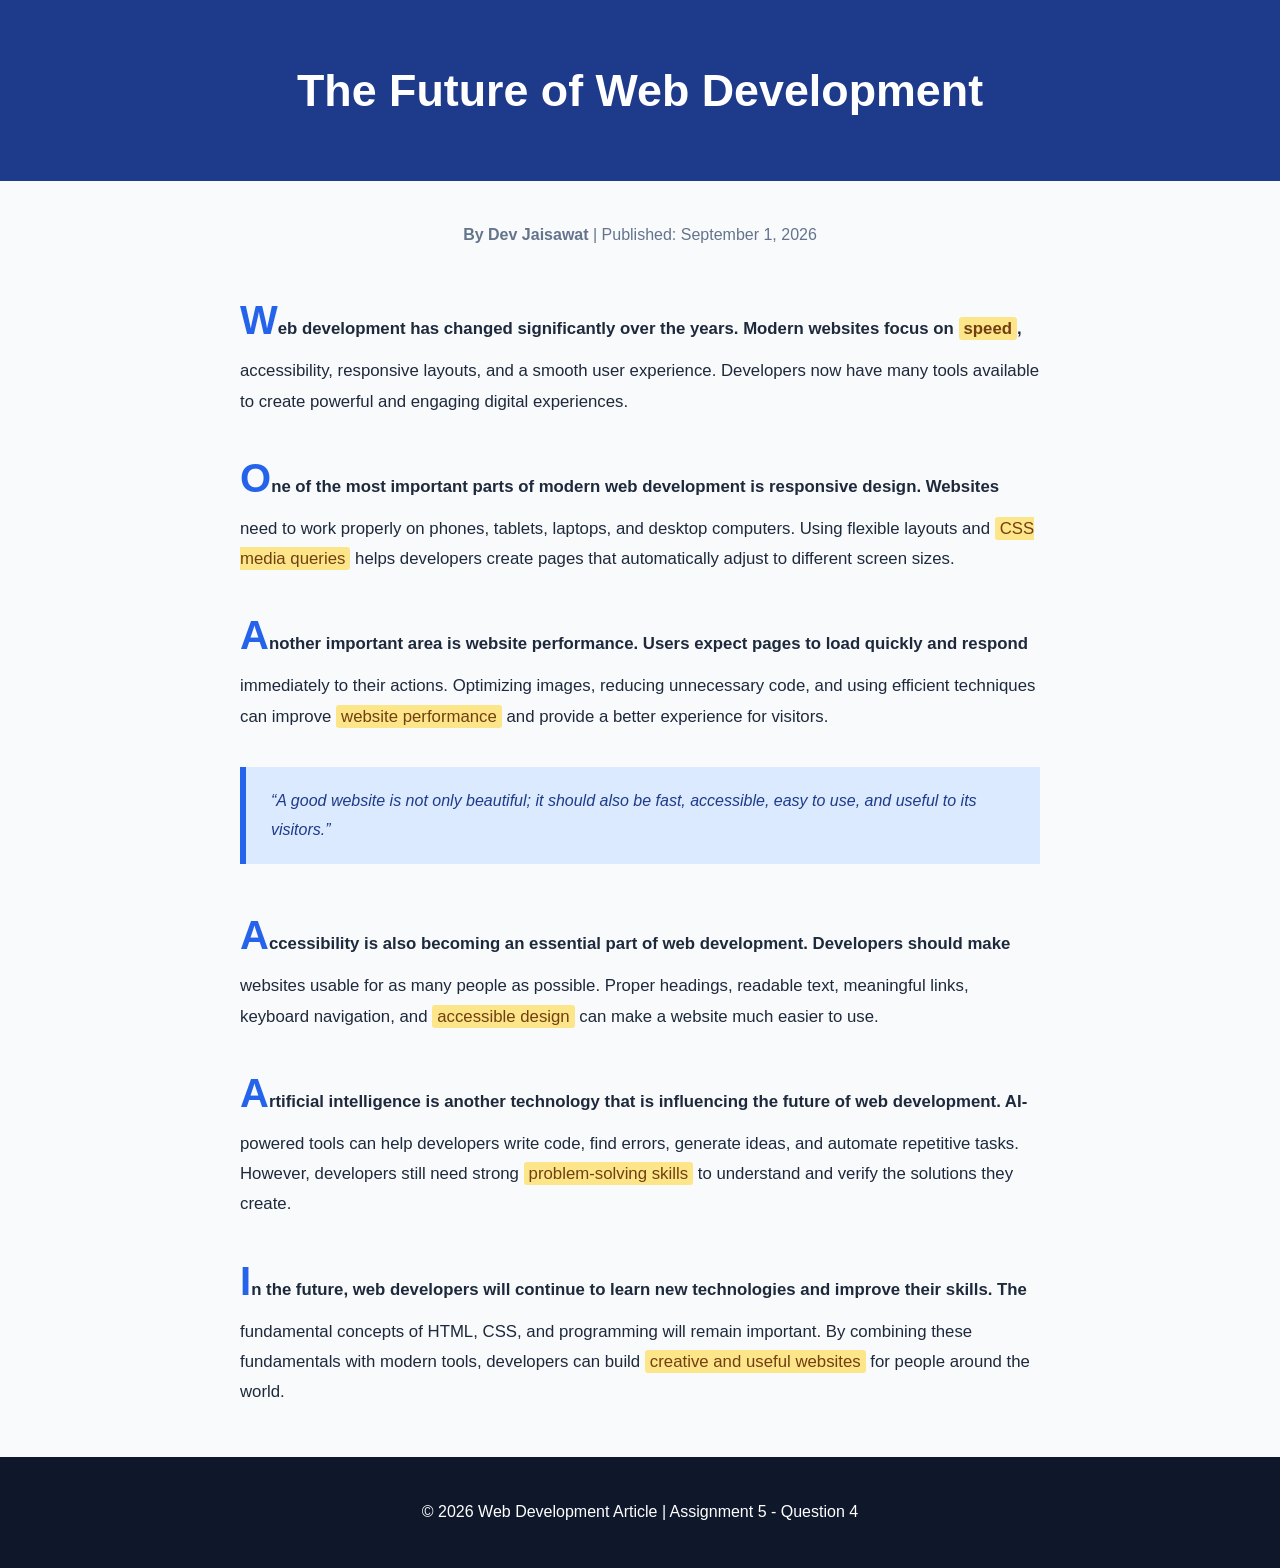
<file: CSS-Basics/Assignment_5_Question_4.html>
<!DOCTYPE html>
<html lang="en">
<head>
    <meta charset="UTF-8">
    <meta name="viewport" content="width=device-width, initial-scale=1.0">
    <title>The Future of Web Development</title>

    <style>
        /* Basic page styling */
        * {
            box-sizing: border-box;
        }

        body {
            margin: 0;
            font-family: Arial, sans-serif;
            background-color: #f8fafc;
            color: #1e293b;
            line-height: 1.8;
        }

        /* Header containing the article title */
        header {
            background-color: #1e3a8a;
            color: white;
            text-align: center;
            padding: 50px 20px;
        }

        header h1 {
            margin: 0;
            font-size: 2.8rem;
        }

        /* Article container */
        article {
            max-width: 850px;
            margin: 40px auto;
            padding: 0 25px;
        }

        /* Author name and publication date */
        .subheading {
            text-align: center;
            color: #64748b;
            font-size: 1rem;
            margin-bottom: 35px;
        }

        /* Spacing between paragraphs */
        article p {
            margin: 0 0 25px 0;
            font-size: 1.05rem;
        }

        /* Make the first letter of every paragraph larger */
        article p::first-letter {
            font-size: 2.5rem;
            font-weight: bold;
            color: #2563eb;
        }

        /* Make the first line of every paragraph bold */
        article p::first-line {
            font-weight: bold;
        }

        /* Highlight important words */
        mark {
            background-color: #fde68a;
            color: #713f12;
            padding: 2px 5px;
            border-radius: 3px;
        }

        /* Blockquote styling */
        blockquote {
            margin: 35px 0;
            padding: 20px 25px;
            border-left: 6px solid #2563eb;
            background-color: #dbeafe;
            color: #1e3a8a;
            font-style: italic;
        }

        footer {
            text-align: center;
            padding: 25px;
            background-color: #0f172a;
            color: white;
            margin-top: 50px;
        }

        /* Responsive styling */
        @media (max-width: 600px) {
            header h1 {
                font-size: 2rem;
            }

            article {
                margin: 25px auto;
                padding: 0 18px;
            }

            article p {
                font-size: 1rem;
            }
        }
    </style>
</head>

<body>

    <header>
        <h1>The Future of Web Development</h1>
    </header>

    <article>

        <div class="subheading">
            <strong>By Dev Jaisawat</strong> | Published: September 1, 2026
        </div>

        <p>
            Web development has changed significantly over the years. Modern websites
            focus on <mark>speed</mark>, accessibility, responsive layouts, and a smooth
            user experience. Developers now have many tools available to create
            powerful and engaging digital experiences.
        </p>

        <p>
            One of the most important parts of modern web development is responsive
            design. Websites need to work properly on phones, tablets, laptops, and
            desktop computers. Using flexible layouts and <mark>CSS media queries</mark>
            helps developers create pages that automatically adjust to different
            screen sizes.
        </p>

        <p>
            Another important area is website performance. Users expect pages to load
            quickly and respond immediately to their actions. Optimizing images,
            reducing unnecessary code, and using efficient techniques can improve
            <mark>website performance</mark> and provide a better experience for visitors.
        </p>

        <blockquote>
            “A good website is not only beautiful; it should also be fast, accessible,
            easy to use, and useful to its visitors.”
        </blockquote>

        <p>
            Accessibility is also becoming an essential part of web development.
            Developers should make websites usable for as many people as possible.
            Proper headings, readable text, meaningful links, keyboard navigation, and
            <mark>accessible design</mark> can make a website much easier to use.
        </p>

        <p>
            Artificial intelligence is another technology that is influencing the
            future of web development. AI-powered tools can help developers write
            code, find errors, generate ideas, and automate repetitive tasks. However,
            developers still need strong <mark>problem-solving skills</mark> to understand
            and verify the solutions they create.
        </p>

        <p>
            In the future, web developers will continue to learn new technologies and
            improve their skills. The fundamental concepts of HTML, CSS, and programming
            will remain important. By combining these fundamentals with modern tools,
            developers can build <mark>creative and useful websites</mark> for people
            around the world.
        </p>

    </article>

    <footer>
        <p>© 2026 Web Development Article | Assignment 5 - Question 4</p>
    </footer>

</body>
</html>
</file>
<file: CSS Model/style.css>
/* Basic page styling */
body {
    font-family: Arial, sans-serif;
    margin: 0;
    background-color: #f4f4f4;
    text-align: center;
}

/* Header */
header {
    background-color: #222;
    color: white;
    padding: 20px;
}

/* Flexbox aligns all boxes horizontally */
.boxes {
    display: flex;
    justify-content: center;
    gap: 20px;
    padding: 50px;
    flex-wrap: wrap;
}

/* Common box properties */
.box {
    width: 160px;
    background-color: white;
    transition: border-color 0.4s ease;
}

/* Different border styles */
.solid {
    border: 5px solid blue;
    padding: 20px;
}

.dashed {
    border: 5px dashed green;
    padding: 30px;
}

.double {
    border: 5px double red;
    padding: 15px;
}

.groove {
    border: 5px groove purple;
    padding: 25px;
}

/* Rounded corners */
.rounded {
    border: 5px solid orange;
    border-radius: 25px;
    padding: 20px;
}

/* Hover changes border color */
.box:hover {
    border-color: black;
}

/* Footer */
footer {
    background-color: #222;
    color: white;
    padding: 15px;
}



/* Page styling */
body {
    margin: 0;
    font-family: Arial, sans-serif;
    background-color: #eeeeee;
}

/* Header */
header {
    text-align: center;
    background-color: #222;
    color: white;
    padding: 20px;
}

/* Flexbox centers boxes horizontally and vertically */
.container {
    min-height: 70vh;

    display: flex;
    justify-content: center;
    align-items: center;

    gap: 30px;
}

/* Common box styling */
.box {
    padding: 20px;
    text-align: center;
    border-radius: 10px;
}

/* Box with px units */
.box1 {
    width: 200px;
    height: 150px;
    background-color: lightblue;
}

/* Box with percentage and vh */
.box2 {
    width: 30%;
    height: 20vh;
    background-color: lightgreen;
}

/* Box with em, min-height and overflow */
.box3 {
    width: 15em;

    min-height: 120px;
    max-width: 250px;

    background-color: lightcoral;

    overflow: auto;
}

/* Footer */
footer {
    text-align: center;
    background-color: #222;
    color: white;
    padding: 15px;
}





/* Basic styling */
body {
    margin: 0;
    font-family: Arial, sans-serif;
}

/* Fixed header */
header {
    position: fixed;
    top: 0;
    width: 100%;
    background-color: #222;
    color: white;
    text-align: center;
    padding: 15px;
    z-index: 10;
}

/* Linear gradient section */
.linear {
    height: 100vh;

    display: flex;
    flex-direction: column;
    justify-content: center;
    align-items: center;

    color: white;

    background: linear-gradient(
        135deg,
        #1e3c72,
        #2a5298,
        #6dd5ed
    );

    /* Parallax-like effect */
    background-attachment: fixed;
}

/* Radial gradient section */
.radial {
    height: 100vh;

    display: flex;
    flex-direction: column;
    justify-content: center;
    align-items: center;

    color: white;

    background: radial-gradient(
        circle,
        #ff9966,
        #ff5e62,
        #8e2de2
    );
}

/* Fixed footer */
footer {
    position: fixed;
    bottom: 0;
    width: 100%;
    background-color: #222;
    color: white;
    text-align: center;
    padding: 12px;
}




/* Page styling */
body {
    margin: 0;
    font-family: Arial, sans-serif;
    background-color: #f5f5f5;
}

/* Header */
header {
    text-align: center;
    background-color: #222;
    color: white;
    padding: 20px;
}

/* Arrange cards in one row */
.cards {
    display: flex;
    justify-content: center;
    gap: 30px;
    padding: 80px 30px;
}

/* Common card styling */
.card {
    width: 220px;
    padding: 30px;

    background-color: white;
    text-align: center;

    border-radius: 10px;

    /* Smooth hover animation */
    transition: all 0.4s ease;
}

/* Different box shadows */
.card1 {
    box-shadow: 5px 5px 10px gray;
}

.card2 {
    box-shadow: 0 10px 25px gray;
}

.card3 {
    box-shadow: 10px 10px 20px gray;
}

/* Text shadow on headings */
.card h2 {
    text-shadow: 2px 2px 4px lightgray;
}

/* Card lifts when hovered */
.card:hover {
    transform: translateY(-15px);
    box-shadow: 0 20px 35px gray;
}

/* Footer */
footer {
    text-align: center;
    background-color: #222;
    color: white;
    padding: 15px;
}



/* ================================
   ATTRIBUTE SELECTORS
   ================================ */

/* Selects only input elements having type="text" */
input[type="text"] {
    border: 2px solid blue;
    padding: 10px;
}

/* Selects links whose href starts with "https" */
a[href^="https"] {
    color: green;
}


/* ================================
   PSEUDO-CLASSES
   ================================ */

/* :hover applies when mouse is placed over an element */
a:hover {
    color: red;
}

/* :focus applies when an input is selected */
input:focus {
    outline: 3px solid orange;
}

/* :nth-child() selects a particular child */
.skills li:nth-child(odd) {
    background-color: lightgray;
}


/* ================================
   PSEUDO-ELEMENTS
   ================================ */

/* ::before adds content before the element */
.skills li::before {
    content: "✓ ";
}

/* ::after adds content after the element */
.skills li::after {
    content: "!";
}


/* ================================
   COMBINATORS
   ================================ */

/* Descendant selector:
   Selects every p inside .combinators */
.combinators p {
    font-family: Georgia, serif;
}

/* Child selector (>):
   Selects only direct child p elements */
.combinators > p {
    font-weight: bold;
}

/* Adjacent sibling (+):
   Selects the p immediately after div */
.combinators div + p {
    color: blue;
}

/* General sibling (~):
   Selects all p elements after div */
.combinators div ~ p {
    text-decoration: underline;
}


/* ================================
   BASIC PAGE STYLING
   ================================ */

body {
    margin: 0;
    font-family: Arial, sans-serif;
    background-color: #f4f4f4;
}

header {
    background-color: #222;
    color: white;
    text-align: center;
    padding: 20px;
}

.content {
    max-width: 800px;
    margin: auto;
    padding: 40px;
}

.skills {
    padding: 0;
    list-style: none;
}

.skills li {
    padding: 10px;
    margin: 5px;
}

form {
    display: flex;
    gap: 10px;
    margin-bottom: 30px;
}

input,
button {
    padding: 10px;
}

.links {
    display: flex;
    gap: 20px;
}

footer {
    text-align: center;
    background-color: #222;
    color: white;
    padding: 15px;
}
</file>
